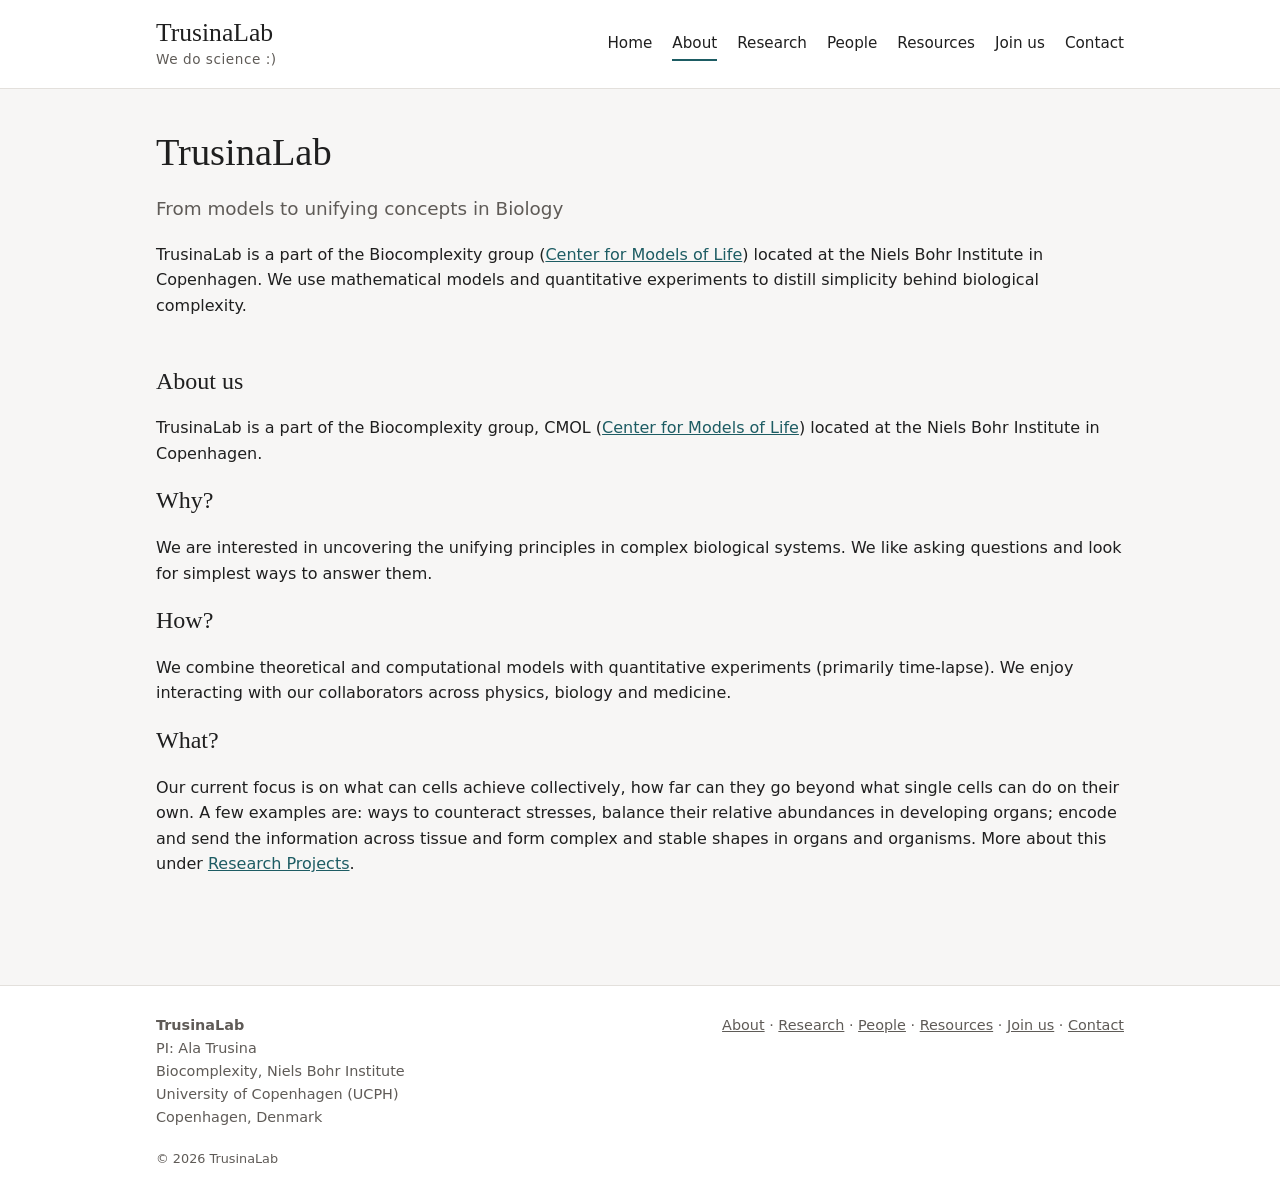
<file: about.html>
<!DOCTYPE html>
<html lang="en">
<head>
  <meta charset="UTF-8">
  <meta name="viewport" content="width=device-width, initial-scale=1.0">
  <title>About – TrusinaLab</title>
  <link rel="stylesheet" href="style.css">
</head>
<body>
  <header class="site-header">
    <div class="wrap header-inner">
      <a class="brand" href="index.html">
        <span class="brand-name">TrusinaLab</span>
        <span class="brand-tag">We do science :)</span>
      </a>
      <nav>
        <a href="index.html">Home</a>
        <a href="about.html" class="active">About</a>
        <a href="research.html">Research</a>
        <a href="people.html">People</a>
        <a href="resources.html">Resources</a>
        <a href="join.html">Join us</a>
        <a href="contact.html">Contact</a>
      </nav>
    </div>
  </header>

  <main class="wrap">
    <section class="page-head">
      <h1>TrusinaLab</h1>
      <p class="lead">From models to unifying concepts in Biology</p>
      <p>TrusinaLab is a part of the Biocomplexity group (<a href="https://nbi.ku.dk/english/research/biocomplexity/cmol/">Center for Models of Life</a>) located at the Niels Bohr Institute in Copenhagen. We use mathematical models and quantitative experiments to distill simplicity behind biological complexity.</p>
    </section>

    <section>
      <h2>About us</h2>
      <p>TrusinaLab is a part of the Biocomplexity group, CMOL (<a href="https://nbi.ku.dk/english/research/biocomplexity/cmol/">Center for Models of Life</a>) located at the Niels Bohr Institute in Copenhagen.</p>

      <h2>Why?</h2>
      <p>We are interested in uncovering the unifying principles in complex biological systems. We like asking questions and look for simplest ways to answer them.</p>

      <h2>How?</h2>
      <p>We combine theoretical and computational models with quantitative experiments (primarily time-lapse). We enjoy interacting with our collaborators across physics, biology and medicine.</p>

      <h2>What?</h2>
      <p>Our current focus is on what can cells achieve collectively, how far can they go beyond what single cells can do on their own. A few examples are: ways to counteract stresses, balance their relative abundances in developing organs; encode and send the information across tissue  and form complex and stable shapes in organs and organisms. More about this under <a href="research.html">Research Projects</a>.</p>
    </section>
  </main>

  <footer class="site-footer">
    <div class="wrap footer-inner">
      <div>
        <strong>TrusinaLab</strong><br>
        PI: Ala Trusina<br>
        Biocomplexity, Niels Bohr Institute<br>
        University of Copenhagen (UCPH)<br>
        Copenhagen, Denmark
      </div>
      <div class="footer-links"><a href="about.html">About</a> · <a href="research.html">Research</a> · <a href="people.html">People</a> · <a href="resources.html">Resources</a> · <a href="join.html">Join us</a> · <a href="contact.html">Contact</a></div>
    </div>
    <div class="wrap copyright">&copy; 2026 TrusinaLab</div>
  </footer>
</body>
</html>
</file>
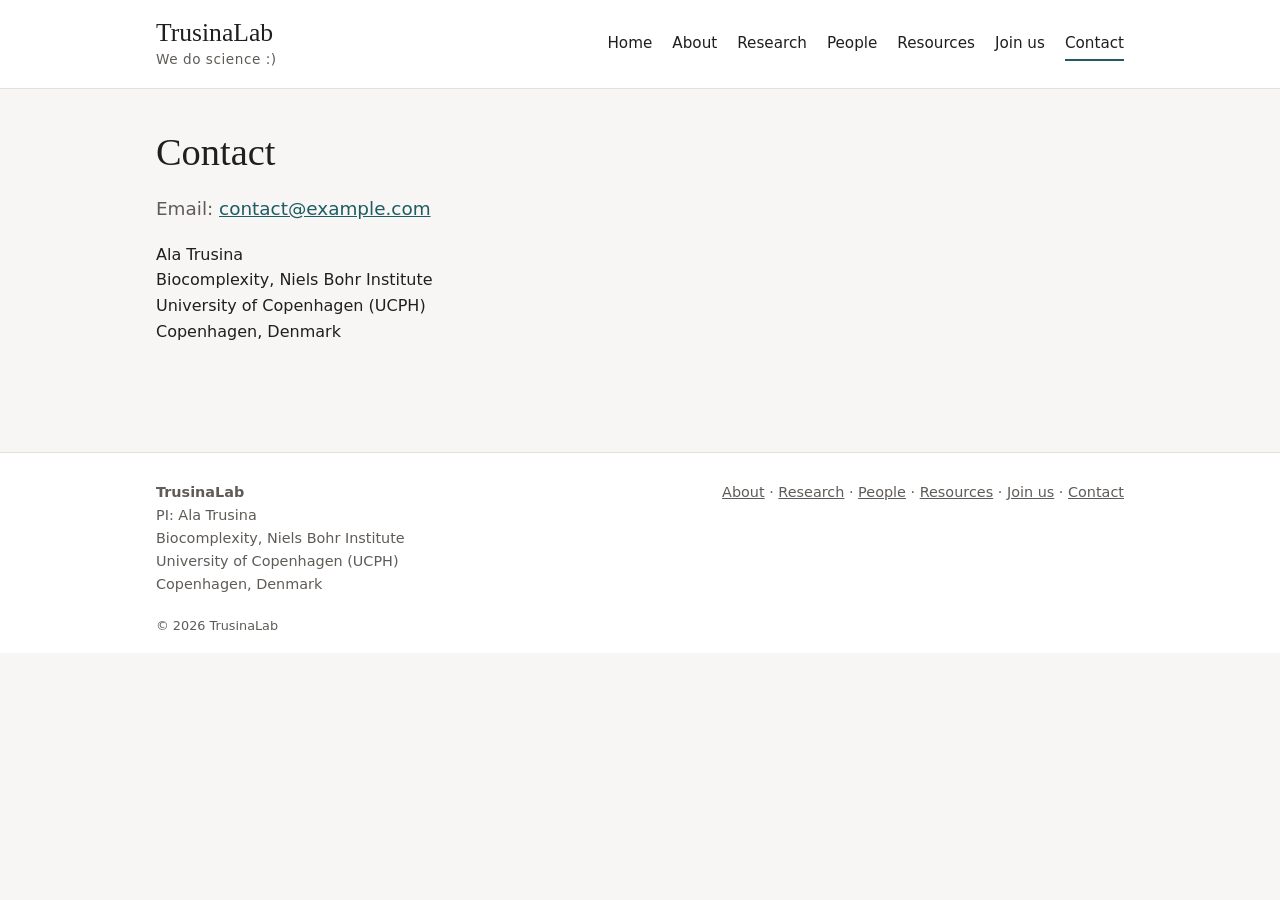
<file: contact.html>
<!DOCTYPE html>
<html lang="en">
<head>
  <meta charset="UTF-8">
  <meta name="viewport" content="width=device-width, initial-scale=1.0">
  <title>Contact – TrusinaLab</title>
  <link rel="stylesheet" href="style.css">
</head>
<body>
  <header class="site-header">
    <div class="wrap header-inner">
      <a class="brand" href="index.html">
        <span class="brand-name">TrusinaLab</span>
        <span class="brand-tag">We do science :)</span>
      </a>
      <nav>
        <a href="index.html">Home</a>
        <a href="about.html">About</a>
        <a href="research.html">Research</a>
        <a href="people.html">People</a>
        <a href="resources.html">Resources</a>
        <a href="join.html">Join us</a>
        <a href="contact.html" class="active">Contact</a>
      </nav>
    </div>
  </header>

  <main class="wrap">
    <section class="page-head">
      <h1>Contact</h1>
      <p class="lead">Email: <a href="mailto:contact@example.com">contact@example.com</a></p>
      <p>Ala Trusina<br>
        Biocomplexity, Niels Bohr Institute<br>
        University of Copenhagen (UCPH)<br>
        Copenhagen, Denmark</p>
    </section>

  </main>

  <footer class="site-footer">
    <div class="wrap footer-inner">
      <div>
        <strong>TrusinaLab</strong><br>
        PI: Ala Trusina<br>
        Biocomplexity, Niels Bohr Institute<br>
        University of Copenhagen (UCPH)<br>
        Copenhagen, Denmark
      </div>
      <div class="footer-links"><a href="about.html">About</a> · <a href="research.html">Research</a> · <a href="people.html">People</a> · <a href="resources.html">Resources</a> · <a href="join.html">Join us</a> · <a href="contact.html">Contact</a></div>
    </div>
    <div class="wrap copyright">&copy; 2026 TrusinaLab</div>
  </footer>
</body>
</html>
</file>
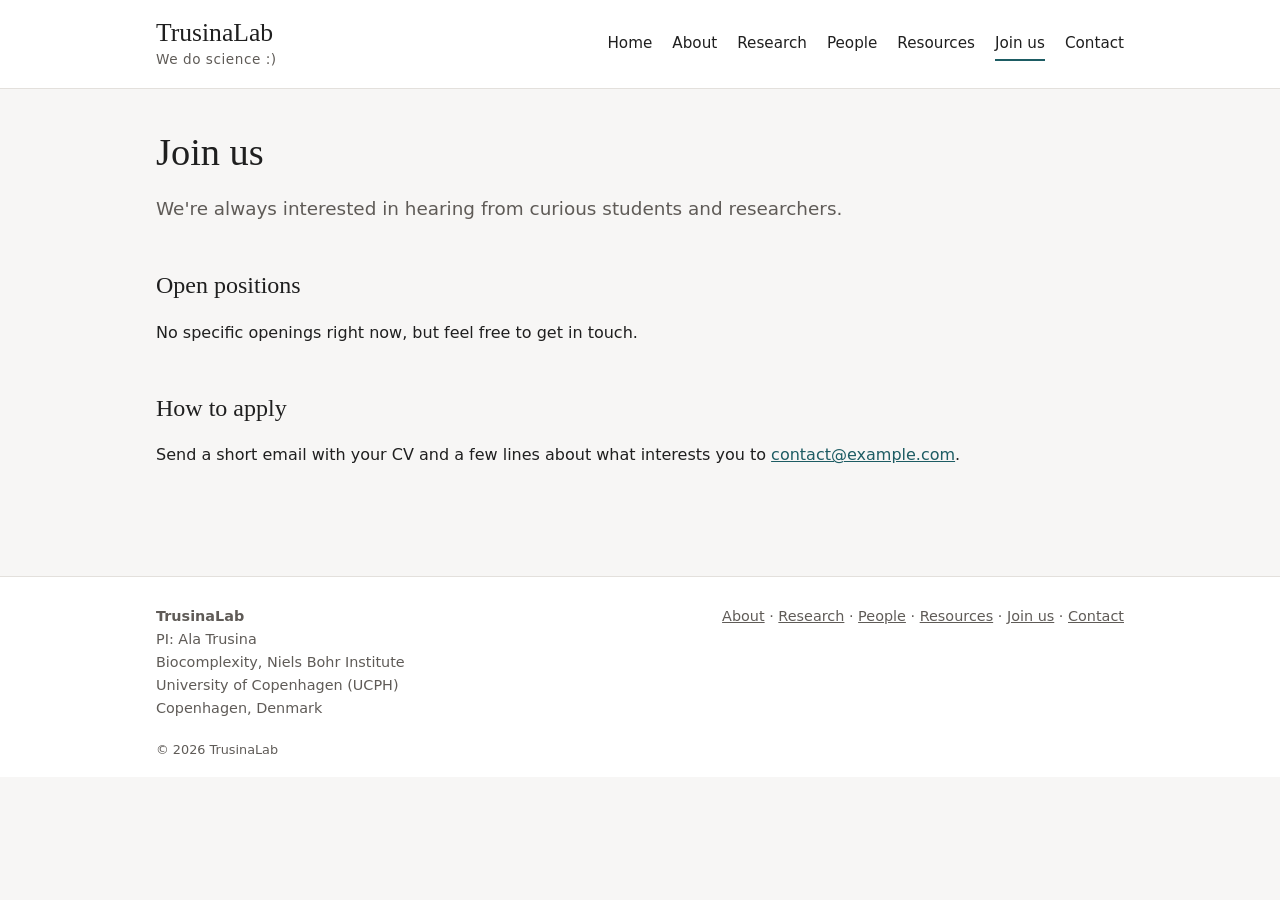
<file: join.html>
<!DOCTYPE html>
<html lang="en">
<head>
  <meta charset="UTF-8">
  <meta name="viewport" content="width=device-width, initial-scale=1.0">
  <title>Join us – TrusinaLab</title>
  <link rel="stylesheet" href="style.css">
</head>
<body>
  <header class="site-header">
    <div class="wrap header-inner">
      <a class="brand" href="index.html">
        <span class="brand-name">TrusinaLab</span>
        <span class="brand-tag">We do science :)</span>
      </a>
      <nav>
        <a href="index.html">Home</a>
        <a href="about.html">About</a>
        <a href="research.html">Research</a>
        <a href="people.html">People</a>
        <a href="resources.html">Resources</a>
        <a href="join.html" class="active">Join us</a>
        <a href="contact.html">Contact</a>
      </nav>
    </div>
  </header>

  <main class="wrap">
    <section class="page-head">
      <h1>Join us</h1>
      <p class="lead">We're always interested in hearing from curious students and researchers.</p>
    </section>
    <section>
      <h2>Open positions</h2>
      <p>No specific openings right now, but feel free to get in touch.</p>
    </section>

    <section>
      <h2>How to apply</h2>
      <p>Send a short email with your CV and a few lines about what interests you to
        <a href="mailto:contact@example.com">contact@example.com</a>.</p>
    </section>

  </main>

  <footer class="site-footer">
    <div class="wrap footer-inner">
      <div>
        <strong>TrusinaLab</strong><br>
        PI: Ala Trusina<br>
        Biocomplexity, Niels Bohr Institute<br>
        University of Copenhagen (UCPH)<br>
        Copenhagen, Denmark
      </div>
      <div class="footer-links"><a href="about.html">About</a> · <a href="research.html">Research</a> · <a href="people.html">People</a> · <a href="resources.html">Resources</a> · <a href="join.html">Join us</a> · <a href="contact.html">Contact</a></div>
    </div>
    <div class="wrap copyright">&copy; 2026 TrusinaLab</div>
  </footer>
</body>
</html>
</file>
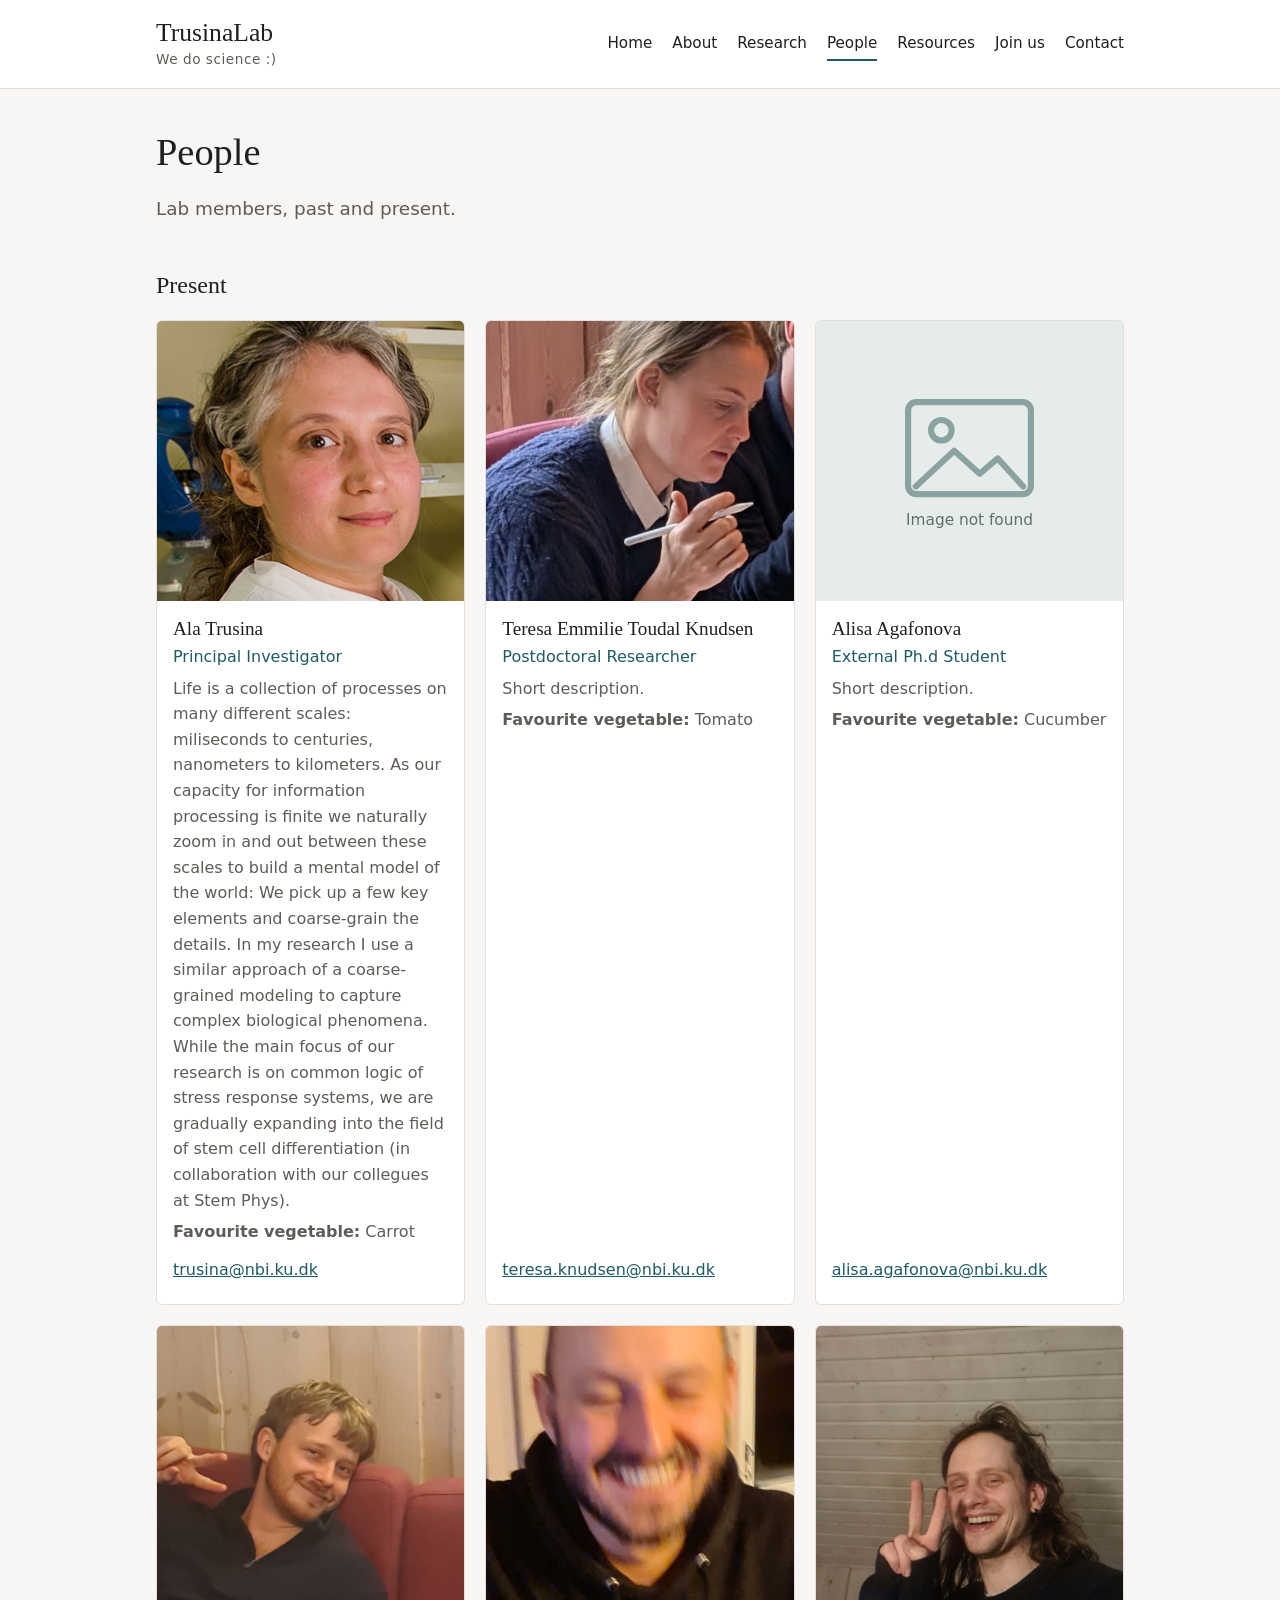
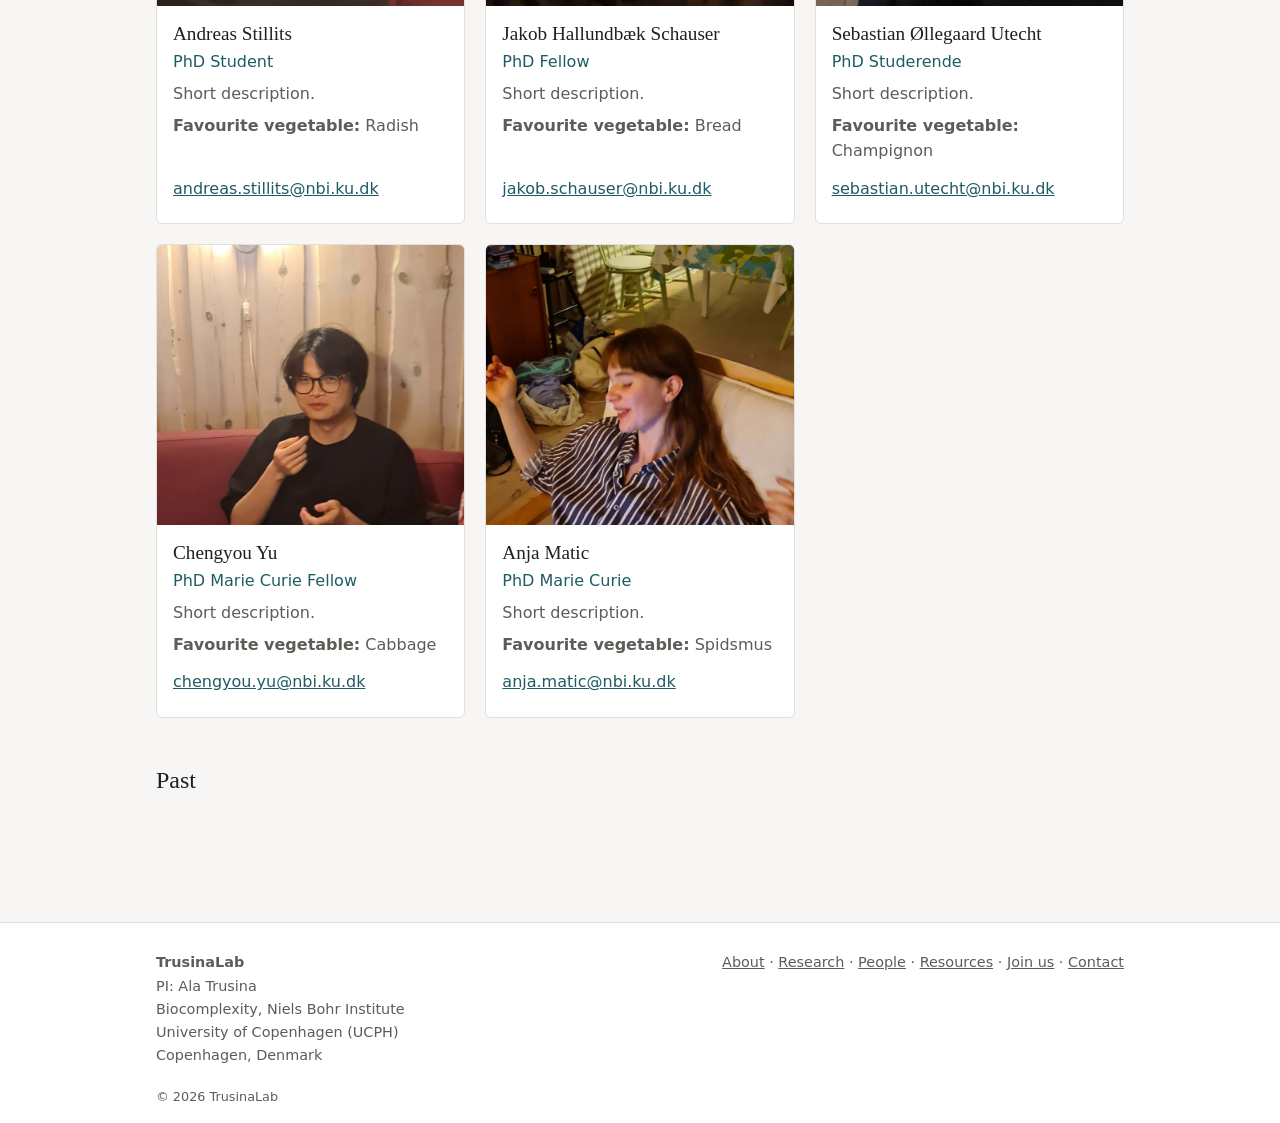
<file: people.html>
<!DOCTYPE html>
<html lang="en">
<head>
  <meta charset="UTF-8">
  <meta name="viewport" content="width=device-width, initial-scale=1.0">
  <title>People – TrusinaLab</title>
  <link rel="stylesheet" href="style.css">
</head>
<body>
  <header class="site-header">
    <div class="wrap header-inner">
      <a class="brand" href="index.html">
        <span class="brand-name">TrusinaLab</span>
        <span class="brand-tag">We do science :)</span>
      </a>
      <nav>
        <a href="index.html">Home</a>
        <a href="about.html">About</a>
        <a href="research.html">Research</a>
        <a href="people.html" class="active">People</a>
        <a href="resources.html">Resources</a>
        <a href="join.html">Join us</a>
        <a href="contact.html">Contact</a>
      </nav>
    </div>
  </header>

  <main class="wrap">
    <section class="page-head">
      <h1>People</h1>
      <p class="lead">Lab members, past and present.</p>
    </section>
    <section>
      <h2>Present</h2>
      <div class="cards people-grid">
        <div class="card person">
          <img class="card-img person-img" src="professorTrusina.png" alt="Ala Trusina">
          <h3>Ala Trusina</h3>
          <p class="role">Principal Investigator</p>
          <p>Life is a collection of processes on many different scales: miliseconds to centuries, nanometers to kilometers. As our capacity for information processing is finite we naturally zoom in and out between these scales to build a mental model of the world: We pick up a few key elements and coarse-grain the details. In my research I use a similar approach of a coarse-grained modeling to capture complex biological phenomena. While the main focus of our research is on common logic of stress response systems, we are gradually expanding into the field of stem cell differentiation (in collaboration with our collegues at Stem Phys).</p>
          <p><strong>Favourite vegetable:</strong> Carrot</p>
          <p class="contact"><a href="mailto:trusina@nbi.ku.dk">trusina@nbi.ku.dk</a></p>
        </div>
        <div class="card person">
          <img class="card-img person-img" src="teresa.jpg" alt="Teresa Emmilie Toudal Knudsen">
          <h3>Teresa Emmilie Toudal Knudsen</h3>
          <p class="role">Postdoctoral Researcher</p>
          <p>Short description.</p>
          <p><strong>Favourite vegetable:</strong> Tomato</p>
          <p class="contact"><a href="mailto:teresa.knudsen@nbi.ku.dk">teresa.knudsen@nbi.ku.dk</a></p>
        </div>
        <div class="card person">
          <img class="card-img person-img" src="placeholder.svg" alt="Alisa Agafonova">
          <h3>Alisa Agafonova</h3>
          <p class="role">External Ph.d Student</p>
          <p>Short description.</p>
          <p><strong>Favourite vegetable:</strong> Cucumber</p>
          <p class="contact"><a href="mailto:alisa.agafonova@nbi.ku.dk">alisa.agafonova@nbi.ku.dk</a></p>
        </div>
        <div class="card person">
          <img class="card-img person-img" src="andreas.jpg" alt="Andreas Stillits">
          <h3>Andreas Stillits</h3>
          <p class="role">PhD Student</p>
          <p>Short description.</p>
          <p><strong>Favourite vegetable:</strong> Radish</p>
          <p class="contact"><a href="mailto:andreas.stillits@nbi.ku.dk">andreas.stillits@nbi.ku.dk</a></p>
        </div>
        <div class="card person">
          <img class="card-img person-img" src="jakob.jpg" alt="Jakob Hallundbæk Schauser">
          <h3>Jakob Hallundbæk Schauser</h3>
          <p class="role">PhD Fellow</p>
          <p>Short description.</p>
          <p><strong>Favourite vegetable:</strong> Bread </p>
          <p class="contact"><a href="mailto:jakob.schauser@nbi.ku.dk">jakob.schauser@nbi.ku.dk</a></p>
        </div>
        <div class="card person">
          <img class="card-img person-img" src="seb.jpg" alt="Sebastian Øllegaard Utecht">
          <h3>Sebastian Øllegaard Utecht</h3>
          <p class="role">PhD Studerende</p>
          <p>Short description.</p>
          <p><strong>Favourite vegetable:</strong> Champignon </p>
          <p class="contact"><a href="mailto:sebastian.utecht@nbi.ku.dk">sebastian.utecht@nbi.ku.dk</a></p>
        </div>
          <div class="card person">
        <img class="card-img person-img" src="chengyou.jpg" alt="Chengyou Yu">
          <h3>Chengyou Yu</h3>
          <p class="role">PhD Marie Curie Fellow</p>
          <p>Short description.</p>
          <p><strong>Favourite vegetable:</strong> Cabbage </p>
          <p class="contact"><a href="mailto:chengyou.yu@nbi.ku.dk">chengyou.yu@nbi.ku.dk</a></p>
        </div>
        <div class="card person">
        <img class="card-img person-img" src="anja.jpg" alt="Anja Matic">
          <h3>Anja Matic</h3>
          <p class="role">PhD Marie Curie</p>
          <p>Short description.</p>
          <p><strong>Favourite vegetable:</strong> Spidsmus </p>
          <p class="contact"><a href="mailto:anja.matic@nbi.ku.dk">anja.matic@nbi.ku.dk</a></p>
        </div>
      </div>
    </section>

    <section>
      <h2>Past</h2>
      <div class="cards people-grid">
        <!-- Copy a card from above to add a past member -->
      </div>
    </section>
  </main>

  <footer class="site-footer">
    <div class="wrap footer-inner">
      <div>
        <strong>TrusinaLab</strong><br>
        PI: Ala Trusina<br>
        Biocomplexity, Niels Bohr Institute<br>
        University of Copenhagen (UCPH)<br>
        Copenhagen, Denmark
      </div>
      <div class="footer-links"><a href="about.html">About</a> · <a href="research.html">Research</a> · <a href="people.html">People</a> · <a href="resources.html">Resources</a> · <a href="join.html">Join us</a> · <a href="contact.html">Contact</a></div>
    </div>
    <div class="wrap copyright">&copy; 2026 TrusinaLab</div>
  </footer>
</body>
</html>
</file>
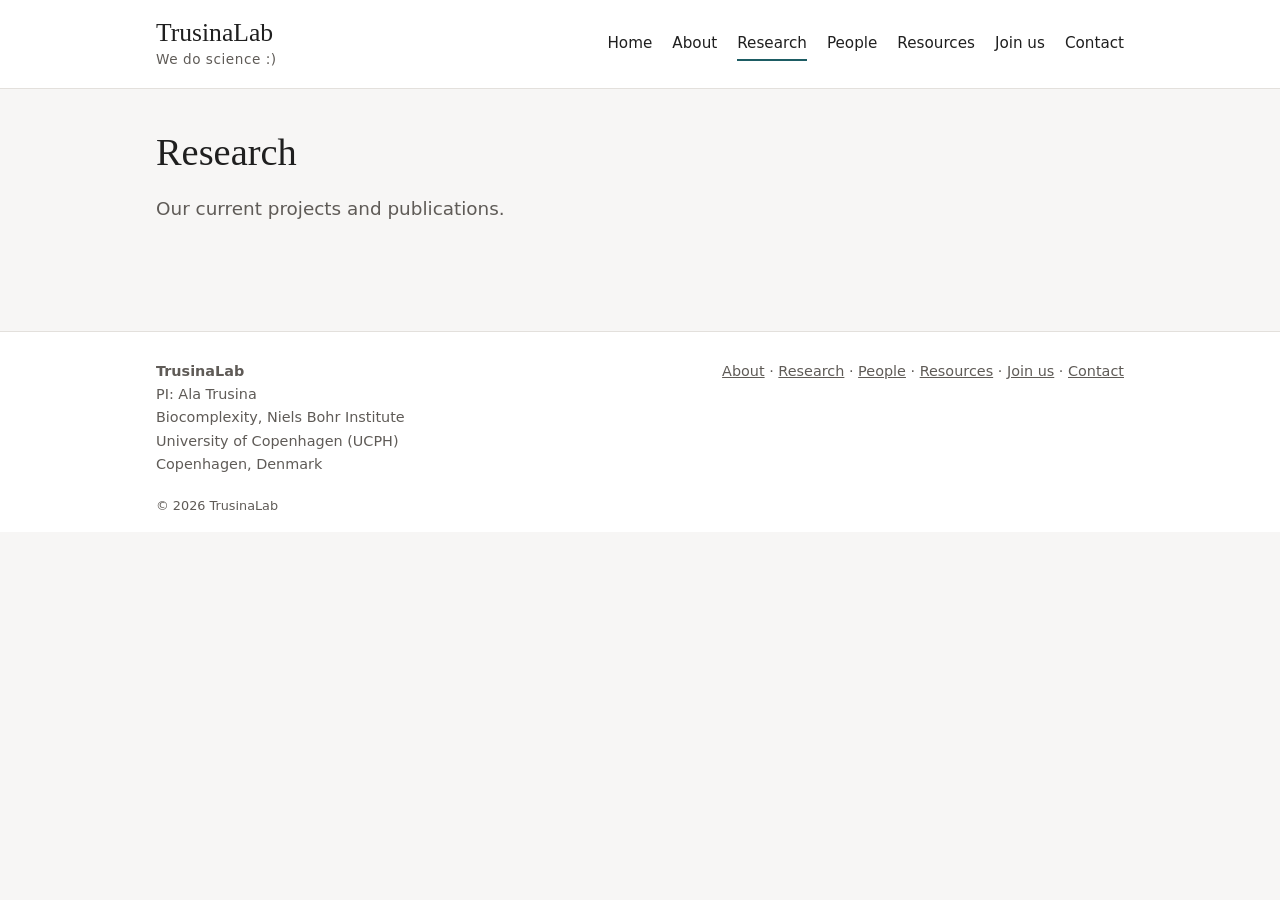
<file: research.html>
<!DOCTYPE html>
<html lang="en">
<head>
  <meta charset="UTF-8">
  <meta name="viewport" content="width=device-width, initial-scale=1.0">
  <title>Research – TrusinaLab</title>
  <link rel="stylesheet" href="style.css">
</head>
<body>
  <header class="site-header">
    <div class="wrap header-inner">
      <a class="brand" href="index.html">
        <span class="brand-name">TrusinaLab</span>
        <span class="brand-tag">We do science :)</span>
      </a>
      <nav>
        <a href="index.html">Home</a>
        <a href="about.html">About</a>
        <a href="research.html" class="active">Research</a>
        <a href="people.html">People</a>
        <a href="resources.html">Resources</a>
        <a href="join.html">Join us</a>
        <a href="contact.html">Contact</a>
      </nav>
    </div>
  </header>

  <main class="wrap">
    <section class="page-head">
      <h1>Research</h1>
      <p class="lead">Our current projects and publications.</p>
    </section>

  </main>

  <footer class="site-footer">
    <div class="wrap footer-inner">
      <div>
        <strong>TrusinaLab</strong><br>
        PI: Ala Trusina<br>
        Biocomplexity, Niels Bohr Institute<br>
        University of Copenhagen (UCPH)<br>
        Copenhagen, Denmark
      </div>
      <div class="footer-links"><a href="about.html">About</a> · <a href="research.html">Research</a> · <a href="people.html">People</a> · <a href="resources.html">Resources</a> · <a href="join.html">Join us</a> · <a href="contact.html">Contact</a></div>
    </div>
    <div class="wrap copyright">&copy; 2026 TrusinaLab</div>
  </footer>
</body>
</html>
</file>
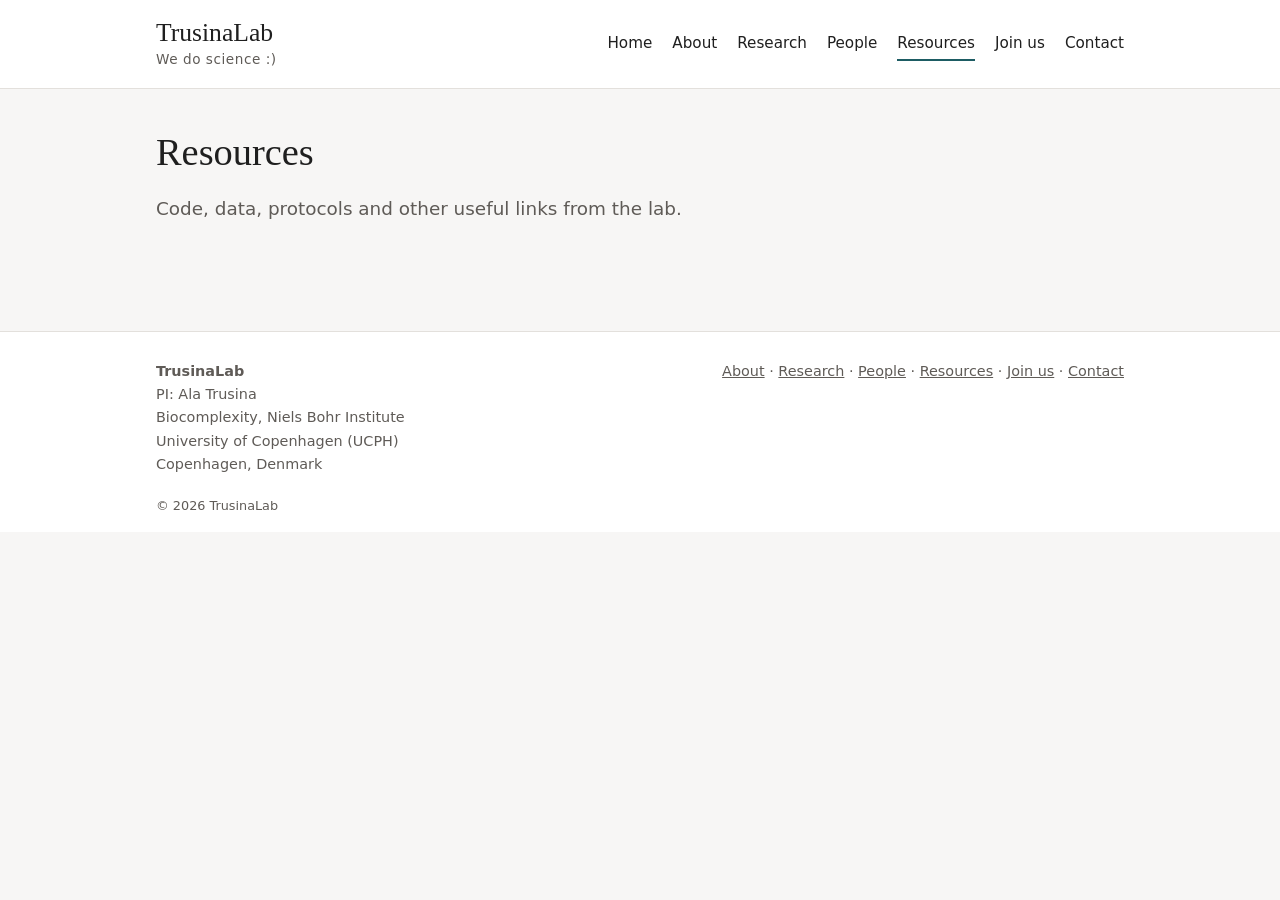
<file: resources.html>
<!DOCTYPE html>
<html lang="en">
<head>
  <meta charset="UTF-8">
  <meta name="viewport" content="width=device-width, initial-scale=1.0">
  <title>Resources – TrusinaLab</title>
  <link rel="stylesheet" href="style.css">
</head>
<body>
  <header class="site-header">
    <div class="wrap header-inner">
      <a class="brand" href="index.html">
        <span class="brand-name">TrusinaLab</span>
        <span class="brand-tag">We do science :)</span>
      </a>
      <nav>
        <a href="index.html">Home</a>
        <a href="about.html">About</a>
        <a href="research.html">Research</a>
        <a href="people.html">People</a>
        <a href="resources.html" class="active">Resources</a>
        <a href="join.html">Join us</a>
        <a href="contact.html">Contact</a>
      </nav>
    </div>
  </header>

  <main class="wrap">
    <section class="page-head">
      <h1>Resources</h1>
      <p class="lead">Code, data, protocols and other useful links from the lab.</p>
    </section>

  </main>

  <footer class="site-footer">
    <div class="wrap footer-inner">
      <div>
        <strong>TrusinaLab</strong><br>
        PI: Ala Trusina<br>
        Biocomplexity, Niels Bohr Institute<br>
        University of Copenhagen (UCPH)<br>
        Copenhagen, Denmark
      </div>
      <div class="footer-links"><a href="about.html">About</a> · <a href="research.html">Research</a> · <a href="people.html">People</a> · <a href="resources.html">Resources</a> · <a href="join.html">Join us</a> · <a href="contact.html">Contact</a></div>
    </div>
    <div class="wrap copyright">&copy; 2026 TrusinaLab</div>
  </footer>
</body>
</html>
</file>
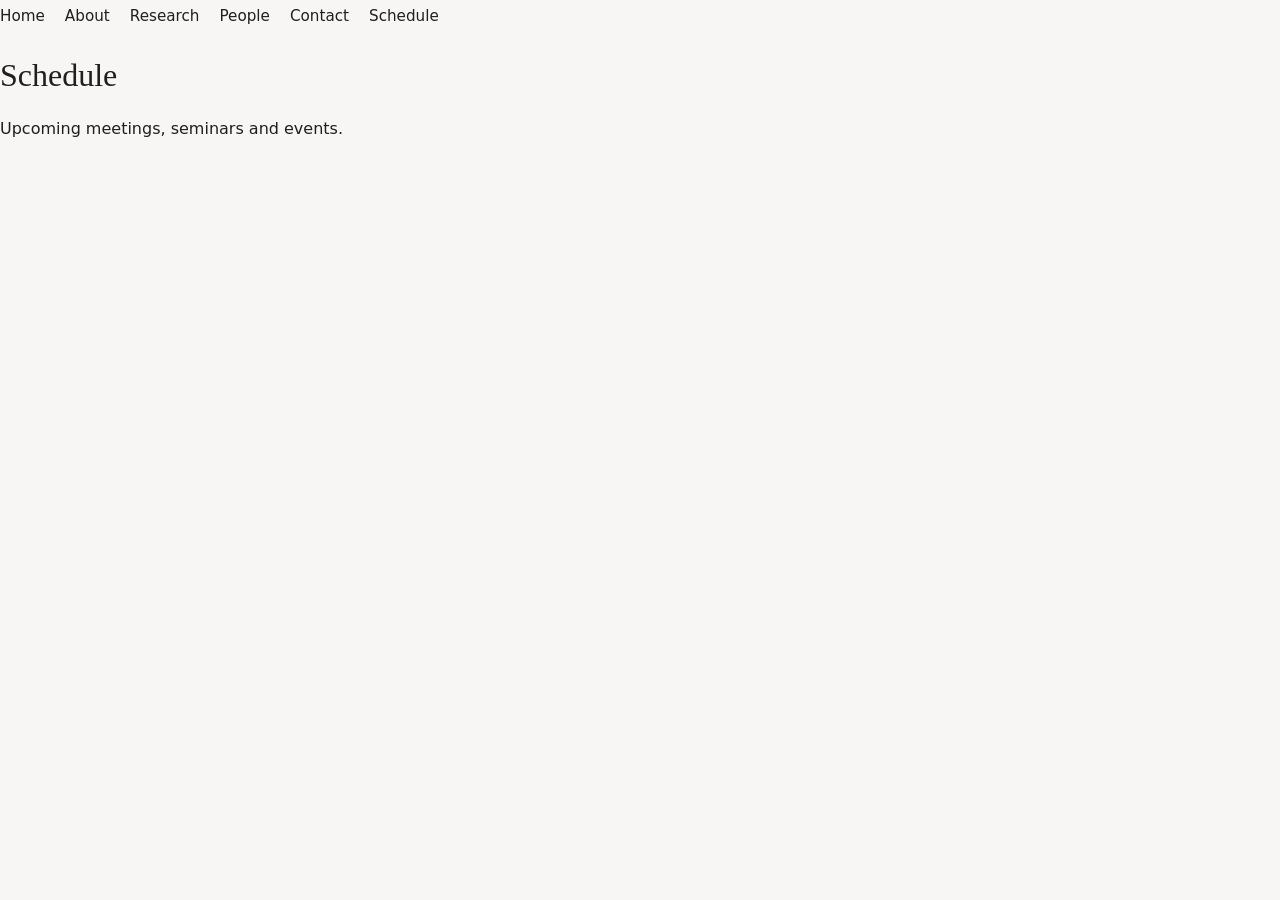
<file: schedule.html>
<!DOCTYPE html>
<html lang="en">
<head>
  <meta charset="UTF-8">
  <meta name="viewport" content="width=device-width, initial-scale=1.0">
  <title>Schedule – TrusinaLab</title>
  <link rel="stylesheet" href="style.css">
</head>
<body>
  <nav>
    <a href="index.html">Home</a>
    <a href="about.html">About</a>
    <a href="research.html">Research</a>
    <a href="people.html">People</a>
    <a href="contact.html">Contact</a>
    <a href="schedule.html">Schedule</a>
  </nav>
  <main>
    <h1>Schedule</h1>
    <p>Upcoming meetings, seminars and events.</p>
  </main>
</body>
</html>
</file>
<file: style.css>
:root {
  --bg: #f7f6f5;
  --surface: #ffffff;
  --text: #1f1f1f;
  --muted: #5f5b57;
  --line: #e3e0dc;
  --accent: #1d5c63;
}

* { box-sizing: border-box; }

body {
  margin: 0;
  background: var(--bg);
  color: var(--text);
  font-family: system-ui, -apple-system, "Segoe UI", sans-serif;
  line-height: 1.6;
}

h1, h2, h3, .brand-name { font-family: Georgia, "Times New Roman", serif; font-weight: normal; line-height: 1.2; }
a { color: var(--accent); }

.wrap { max-width: 1000px; margin: 0 auto; padding: 0 16px; }

/* Header */
.site-header { background: var(--surface); border-bottom: 1px solid var(--line); }
.header-inner { display: flex; flex-wrap: wrap; align-items: center; justify-content: space-between; gap: 12px; padding-top: 18px; padding-bottom: 18px; }
.brand { text-decoration: none; color: var(--text); display: flex; flex-direction: column; }
.brand-name { font-size: 1.6rem; }
.brand-tag { font-size: 0.85rem; color: var(--muted); letter-spacing: 0.04em; }
nav { display: flex; flex-wrap: wrap; gap: 4px 20px; }
nav a { color: var(--text); text-decoration: none; font-size: 0.95rem; padding: 4px 0; border-bottom: 2px solid transparent; }
nav a:hover, nav a.active { border-bottom-color: var(--accent); }

/* Content */
main.wrap { padding-top: 40px; padding-bottom: 60px; }
section { margin-bottom: 48px; }
.lead { font-size: 1.15rem; color: var(--muted); }
.page-head h1 { font-size: 2.4rem; margin: 0 0 8px; }

.hero { padding: 40px 0 20px; }
.hero h1 { font-size: 3rem; margin: 0; }
.hero h2 { margin: 4px 0 16px; color: var(--muted); font-size: 1.4rem; }

.buttons { display: flex; flex-wrap: wrap; gap: 12px; margin-top: 20px; }
.btn { display: inline-block; padding: 10px 20px; background: var(--accent); color: #fff; text-decoration: none; border: 2px solid var(--accent); border-radius: 4px; }
.btn-outline { background: transparent; color: var(--accent); }

/* Cards */
.cards { display: grid; grid-template-columns: repeat(auto-fit, minmax(240px, 1fr)); gap: 20px; }
.card { background: var(--surface); border: 1px solid var(--line); border-radius: 6px; overflow: hidden; text-decoration: none; color: var(--text); display: flex; flex-direction: column; padding-bottom: 16px; }
.card-img { display: block; width: 100%; height: 150px; object-fit: cover; background: #d9e4e2; }
.card h3, .card p, .card .more { margin-left: 16px; margin-right: 16px; }
.card h3 { margin-top: 16px; margin-bottom: 4px; }
.card p { margin-top: 0; color: var(--muted); flex: 1; }
.card .more { color: var(--accent); }
.card:hover { border-color: var(--accent); }

.callout { background: var(--surface); border: 1px solid var(--line); border-radius: 6px; padding: 28px; }
.callout h2 { margin-top: 0; }

/* Footer */
.site-footer { background: var(--surface); border-top: 1px solid var(--line); padding: 28px 0 16px; font-size: 0.9rem; color: var(--muted); }
.footer-inner { display: flex; flex-wrap: wrap; justify-content: space-between; gap: 16px; }
.footer-links a { color: var(--muted); }
.copyright { margin-top: 20px; font-size: 0.8rem; }
.card-img.person-img { height: 280px; object-position: center 40%; }
.card-img.person-img[src="professorTrusina.png"] { object-position: top; }
.card .credit { font-size: 0.75rem; color: var(--muted); margin-bottom: 8px; flex: 0; }

/* People grid: 3 columns, fewer on small screens */
.people-grid { grid-template-columns: repeat(3, 1fr); }
@media (max-width: 860px) { .people-grid { grid-template-columns: repeat(2, 1fr); } }
@media (max-width: 560px) { .people-grid { grid-template-columns: 1fr; } }
.person p { flex: 0; margin-bottom: 6px; }
.person .role { color: var(--accent); margin-top: 0; }
.person .contact { margin-top: auto; padding-top: 6px; }

/* Text pages */
main h3 { font-size: 1.2rem; margin-bottom: 4px; }
main ul { padding-left: 20px; }
main li { margin-bottom: 4px; }
</file>
